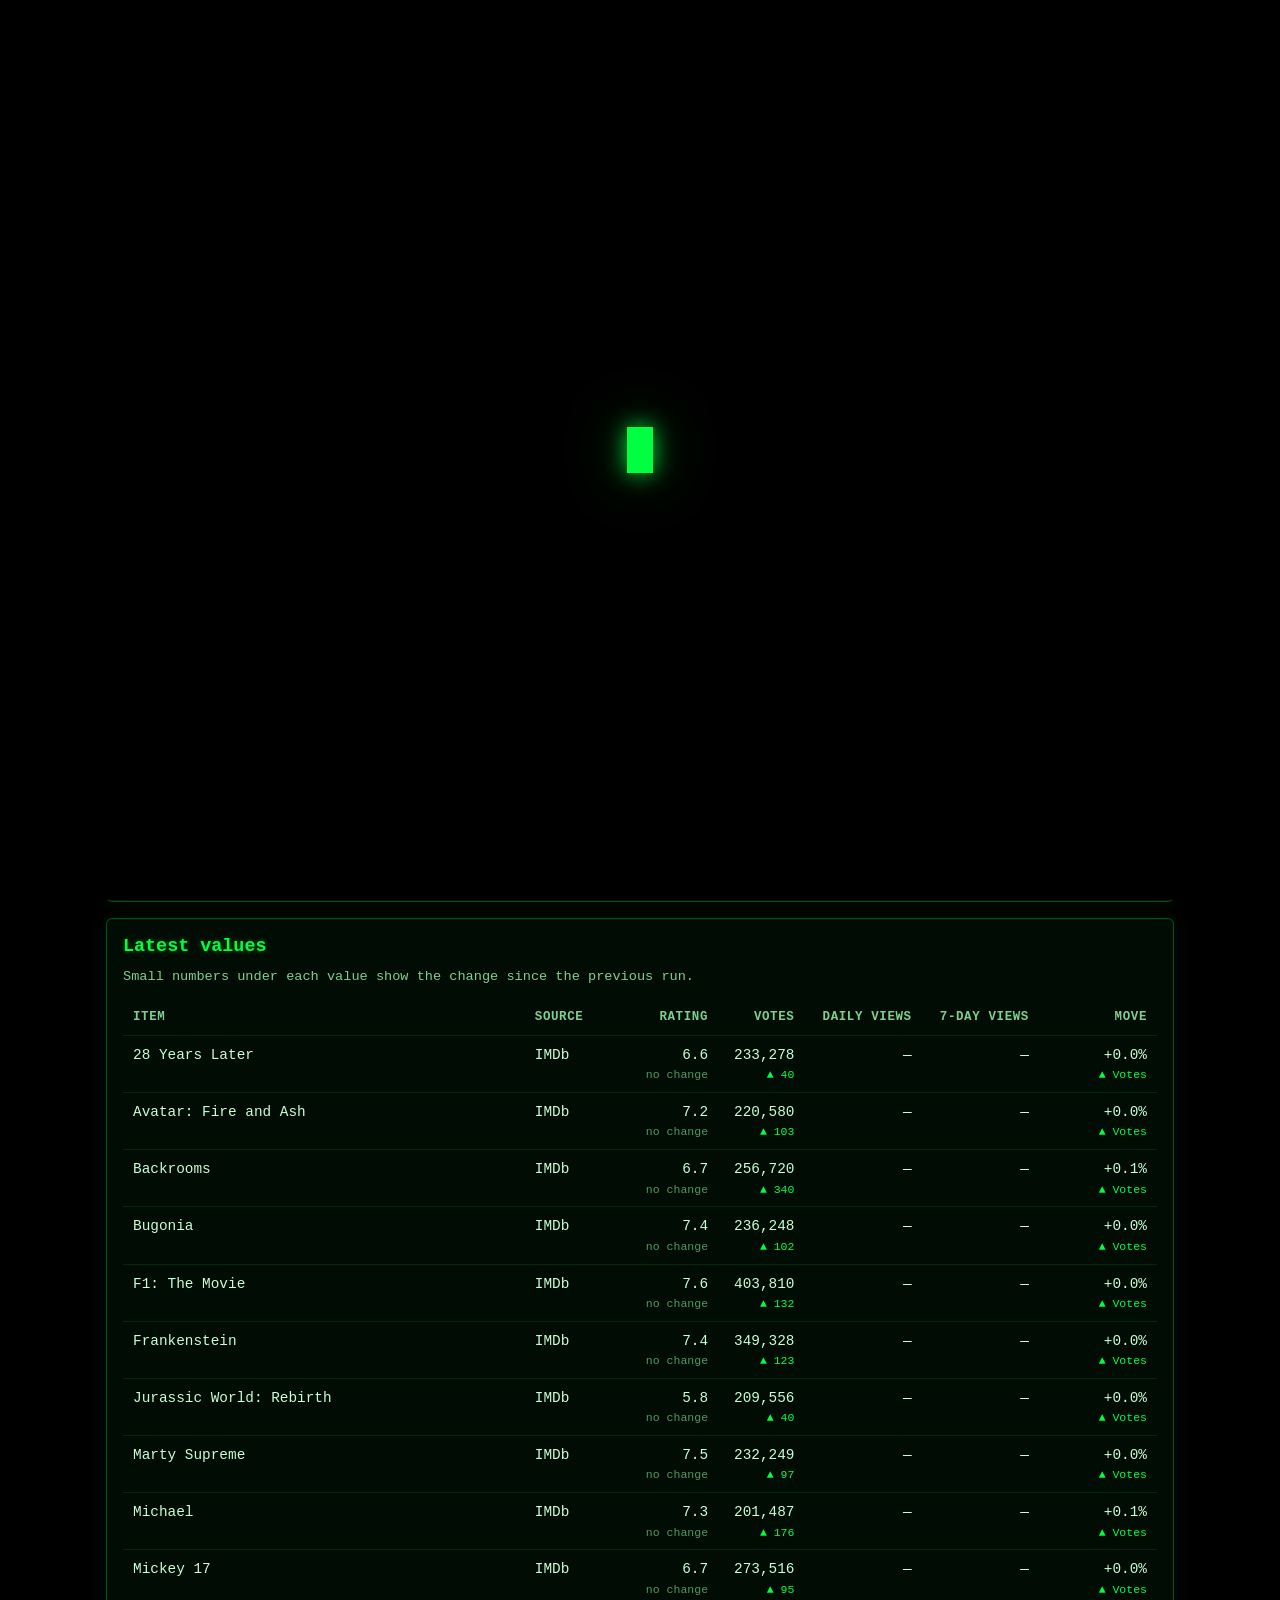
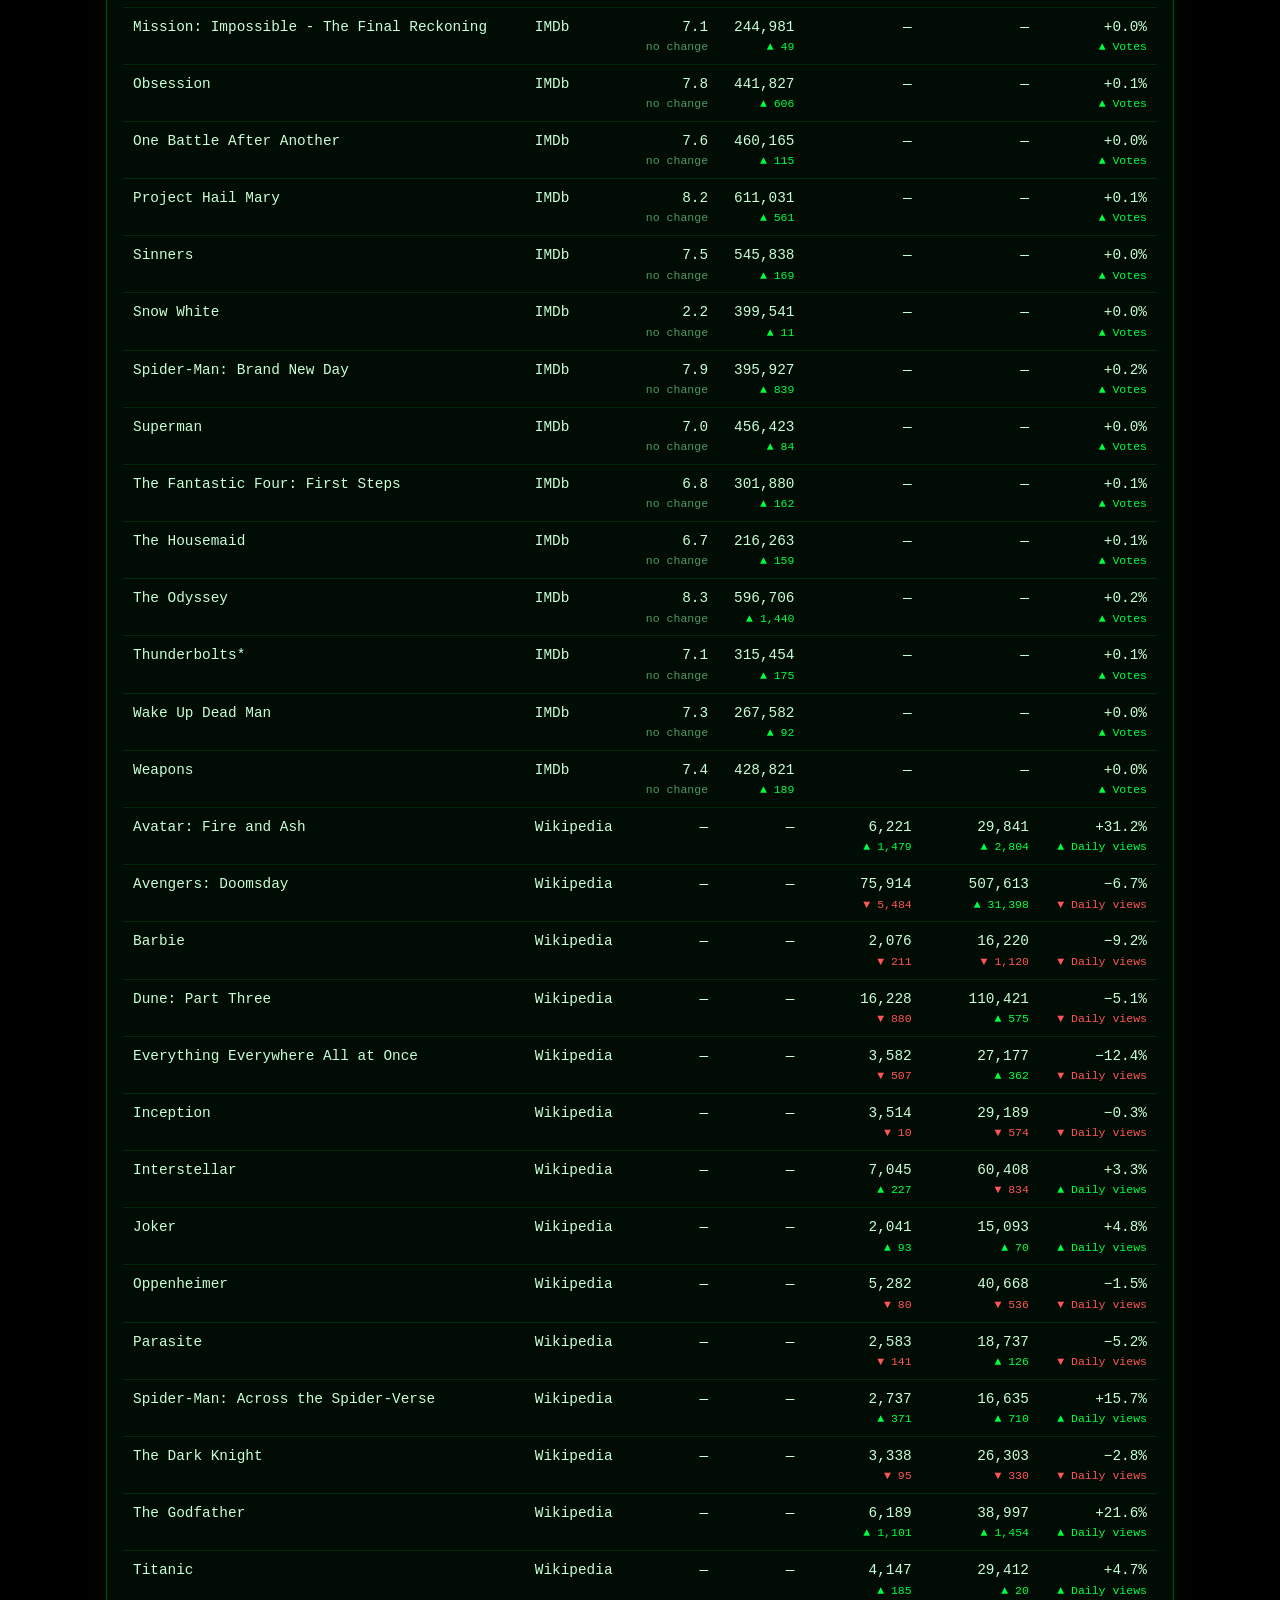
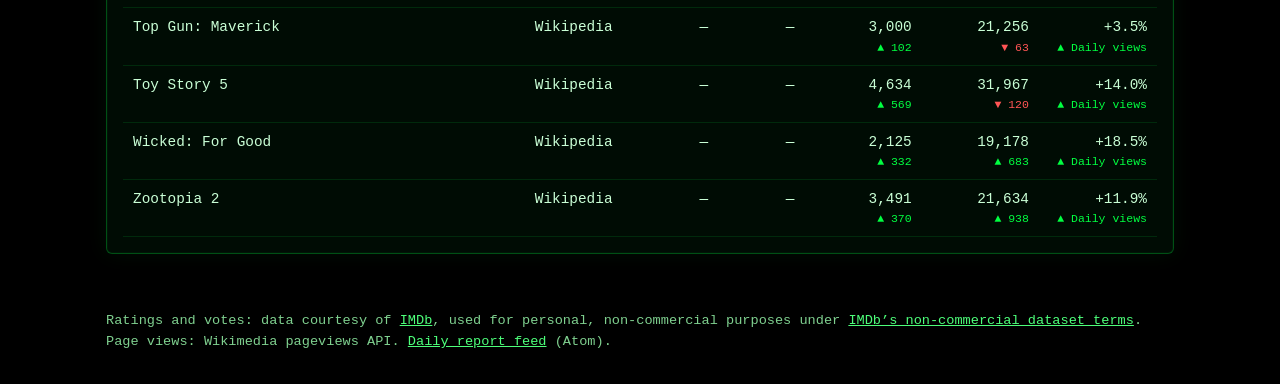
<file: index.html>
<!doctype html>
<html lang="en">
<head>
  <meta charset="utf-8">
  <meta name="viewport" content="width=device-width, initial-scale=1">
  <title>Today · Movie Tracker</title>
  <meta name="description" content="Daily snapshot of trending movies and what moved since the previous run.">
  <meta name="theme-color" content="#000000">
  <link rel="manifest" href="manifest.webmanifest">
  <link rel="alternate" type="application/atom+xml" title="Movie Tracker daily report" href="feed.xml">
  <link rel="icon" href="static/icon-192.png">
  <link rel="apple-touch-icon" href="static/icon-192.png">
  <link rel="stylesheet" href="static/site.css">
</head>
<body>
  <div id="nav"></div>
  <main id="app" class="wrap">
    <noscript><p>This page needs JavaScript to load and calculate the data.</p></noscript>
    <p class="muted">Loading the construct…</p>
  </main>
  <script src="static/sound.js"></script>
  <script src="static/intro-envelope.js"></script>
  <script src="static/opening.js"></script>
  <script src="static/matrix.js"></script>
  <script src="static/decode.js"></script>
  <script src="static/ripple.js"></script>
  <script src="static/lib.js"></script>
  <script src="static/terminal.js"></script>
  <script src="static/charts.js"></script>
  <script src="static/today.js"></script>
</body>
</html>
</file>
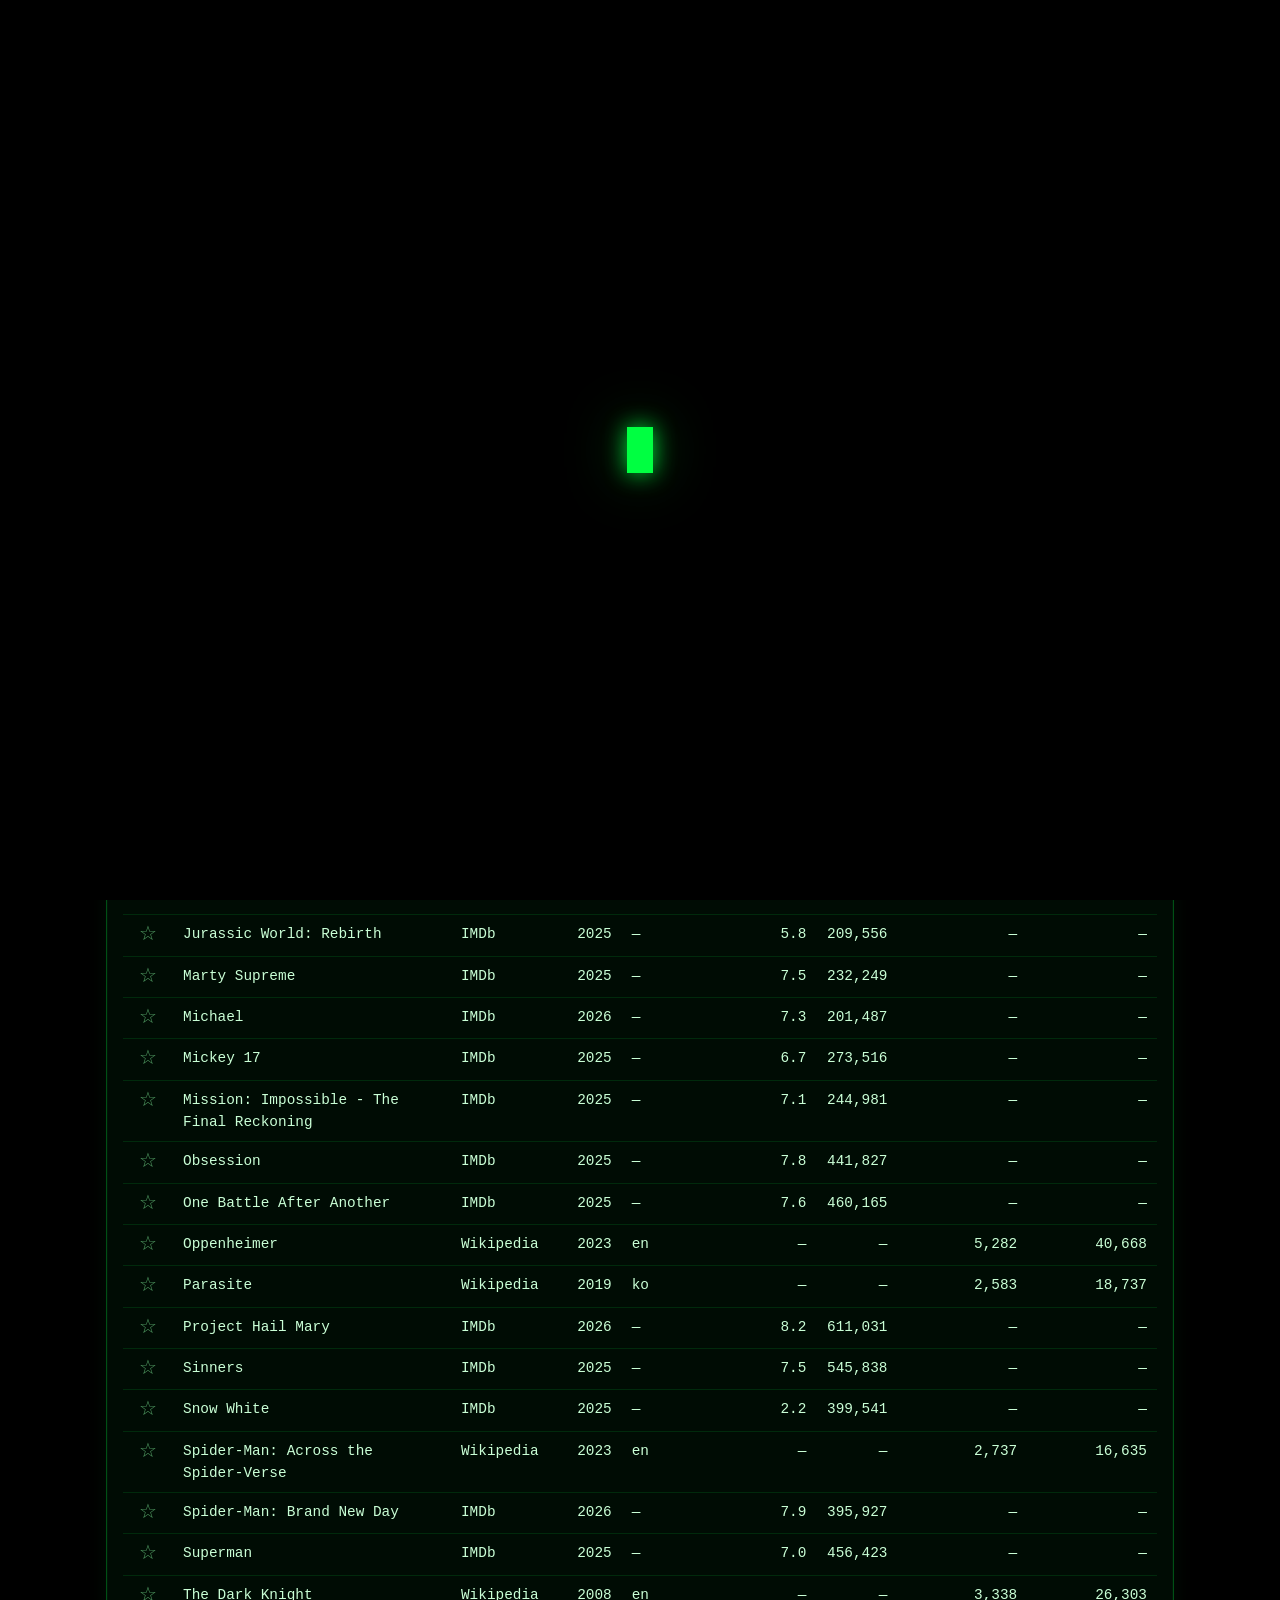
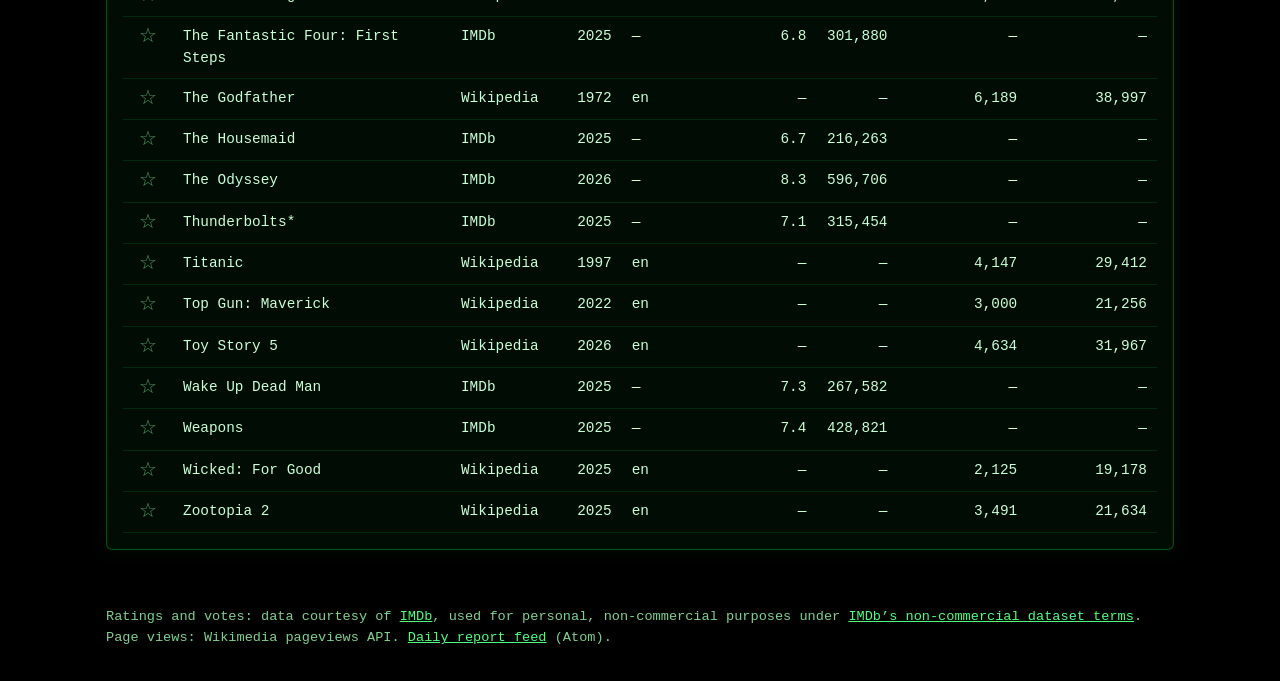
<file: browse.html>
<!doctype html>
<html lang="en">
<head>
  <meta charset="utf-8">
  <meta name="viewport" content="width=device-width, initial-scale=1">
  <title>Browse · Movie Tracker</title>
  <meta name="description" content="Search, filter, sort and star the latest values of every tracked movie.">
  <meta name="theme-color" content="#000000">
  <link rel="manifest" href="manifest.webmanifest">
  <link rel="alternate" type="application/atom+xml" title="Movie Tracker daily report" href="feed.xml">
  <link rel="icon" href="static/icon-192.png">
  <link rel="apple-touch-icon" href="static/icon-192.png">
  <link rel="stylesheet" href="static/site.css">
</head>
<body>
  <div id="nav"></div>
  <main id="app" class="wrap">
    <noscript><p>This page needs JavaScript to load and calculate the data.</p></noscript>
    <p class="muted">Loading the construct…</p>
  </main>
  <script src="static/sound.js"></script>
  <script src="static/intro-envelope.js"></script>
  <script src="static/opening.js"></script>
  <script src="static/matrix.js"></script>
  <script src="static/decode.js"></script>
  <script src="static/ripple.js"></script>
  <script src="static/lib.js"></script>
  <script src="static/terminal.js"></script>
  <script src="static/browse.js"></script>
</body>
</html>
</file>
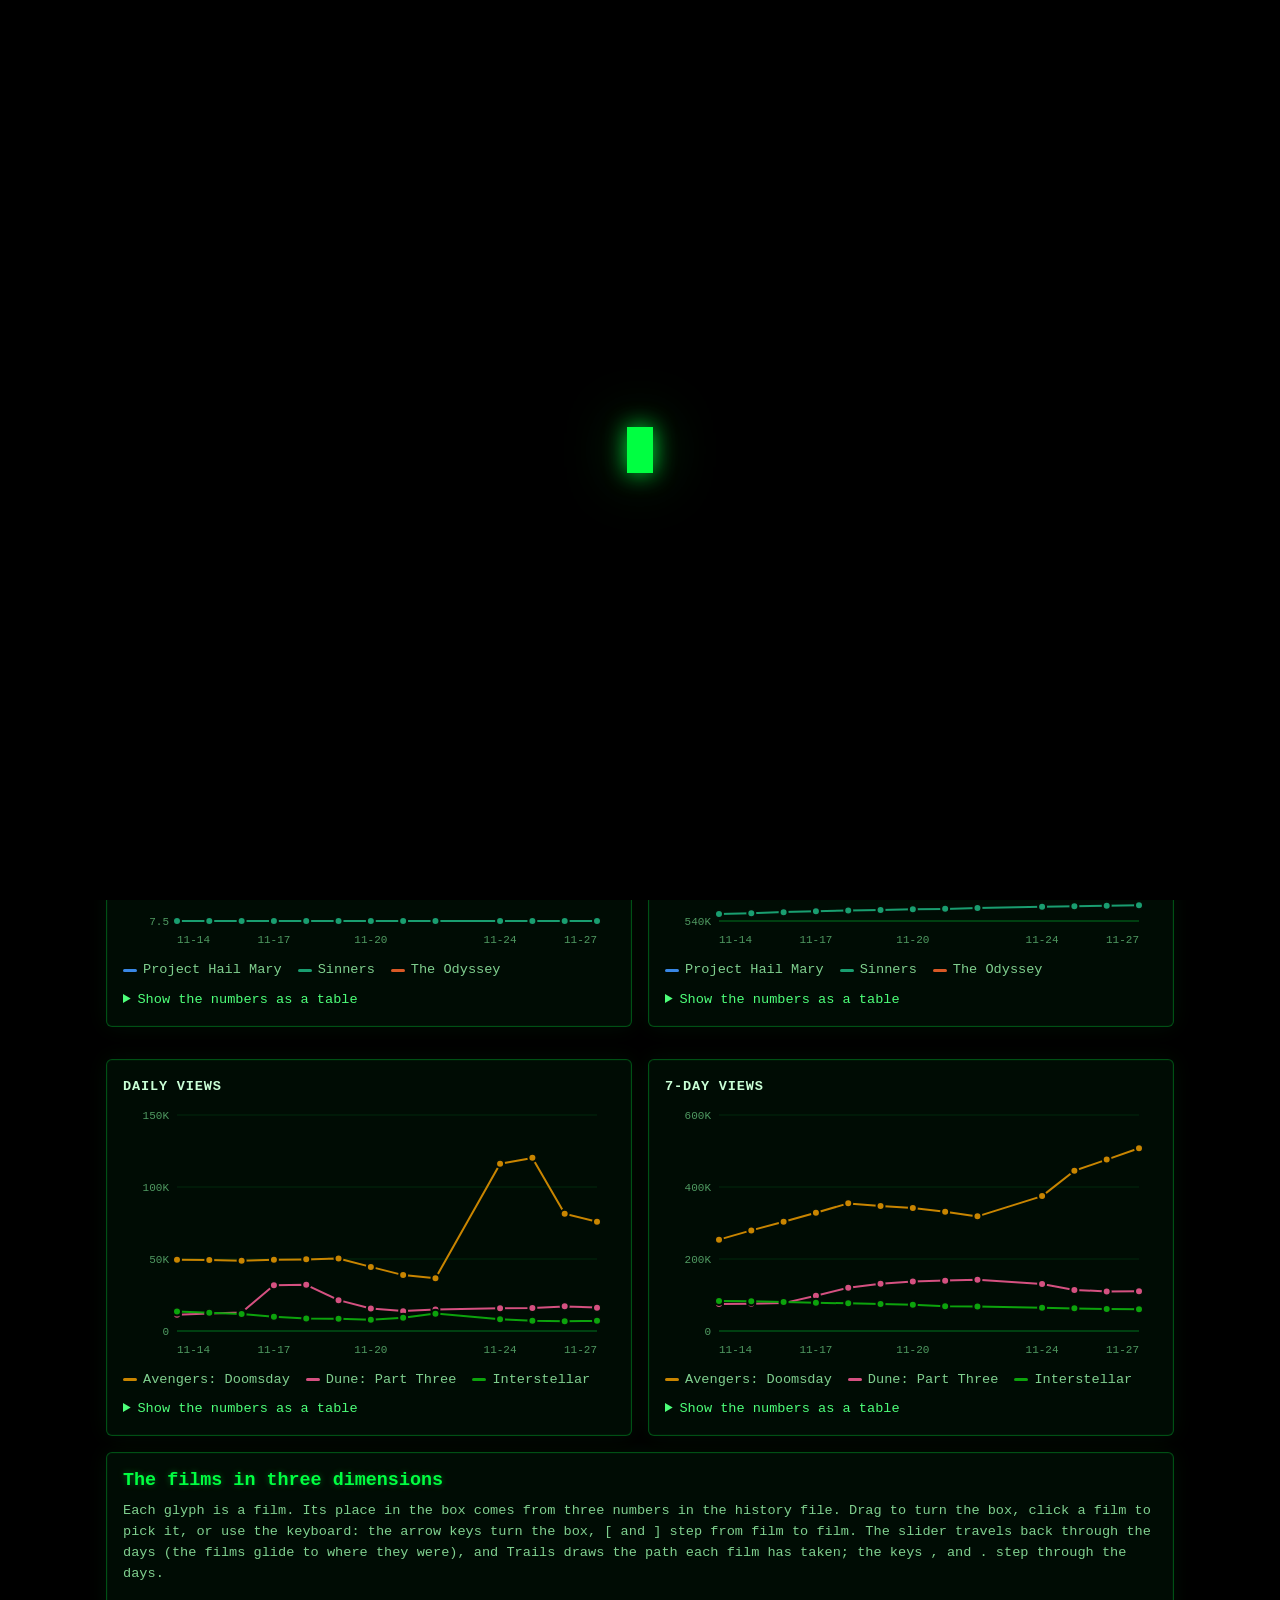
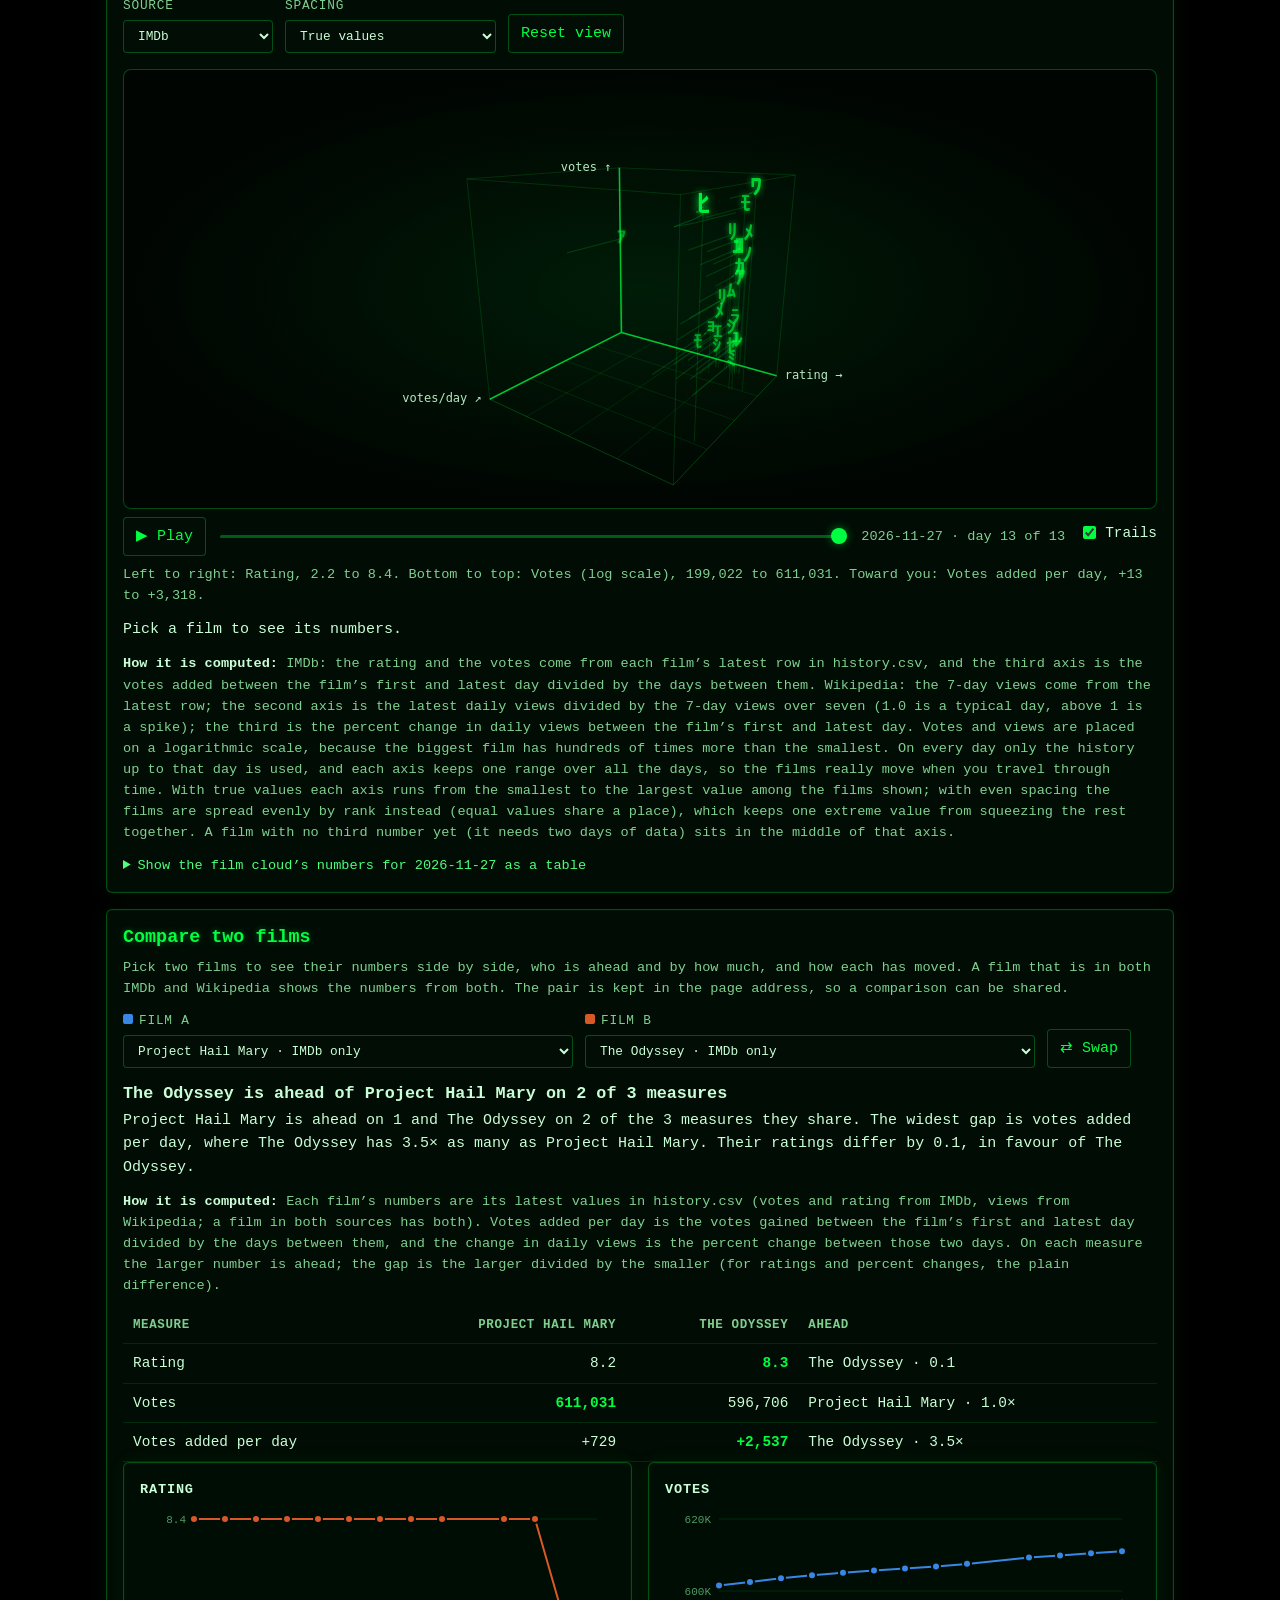
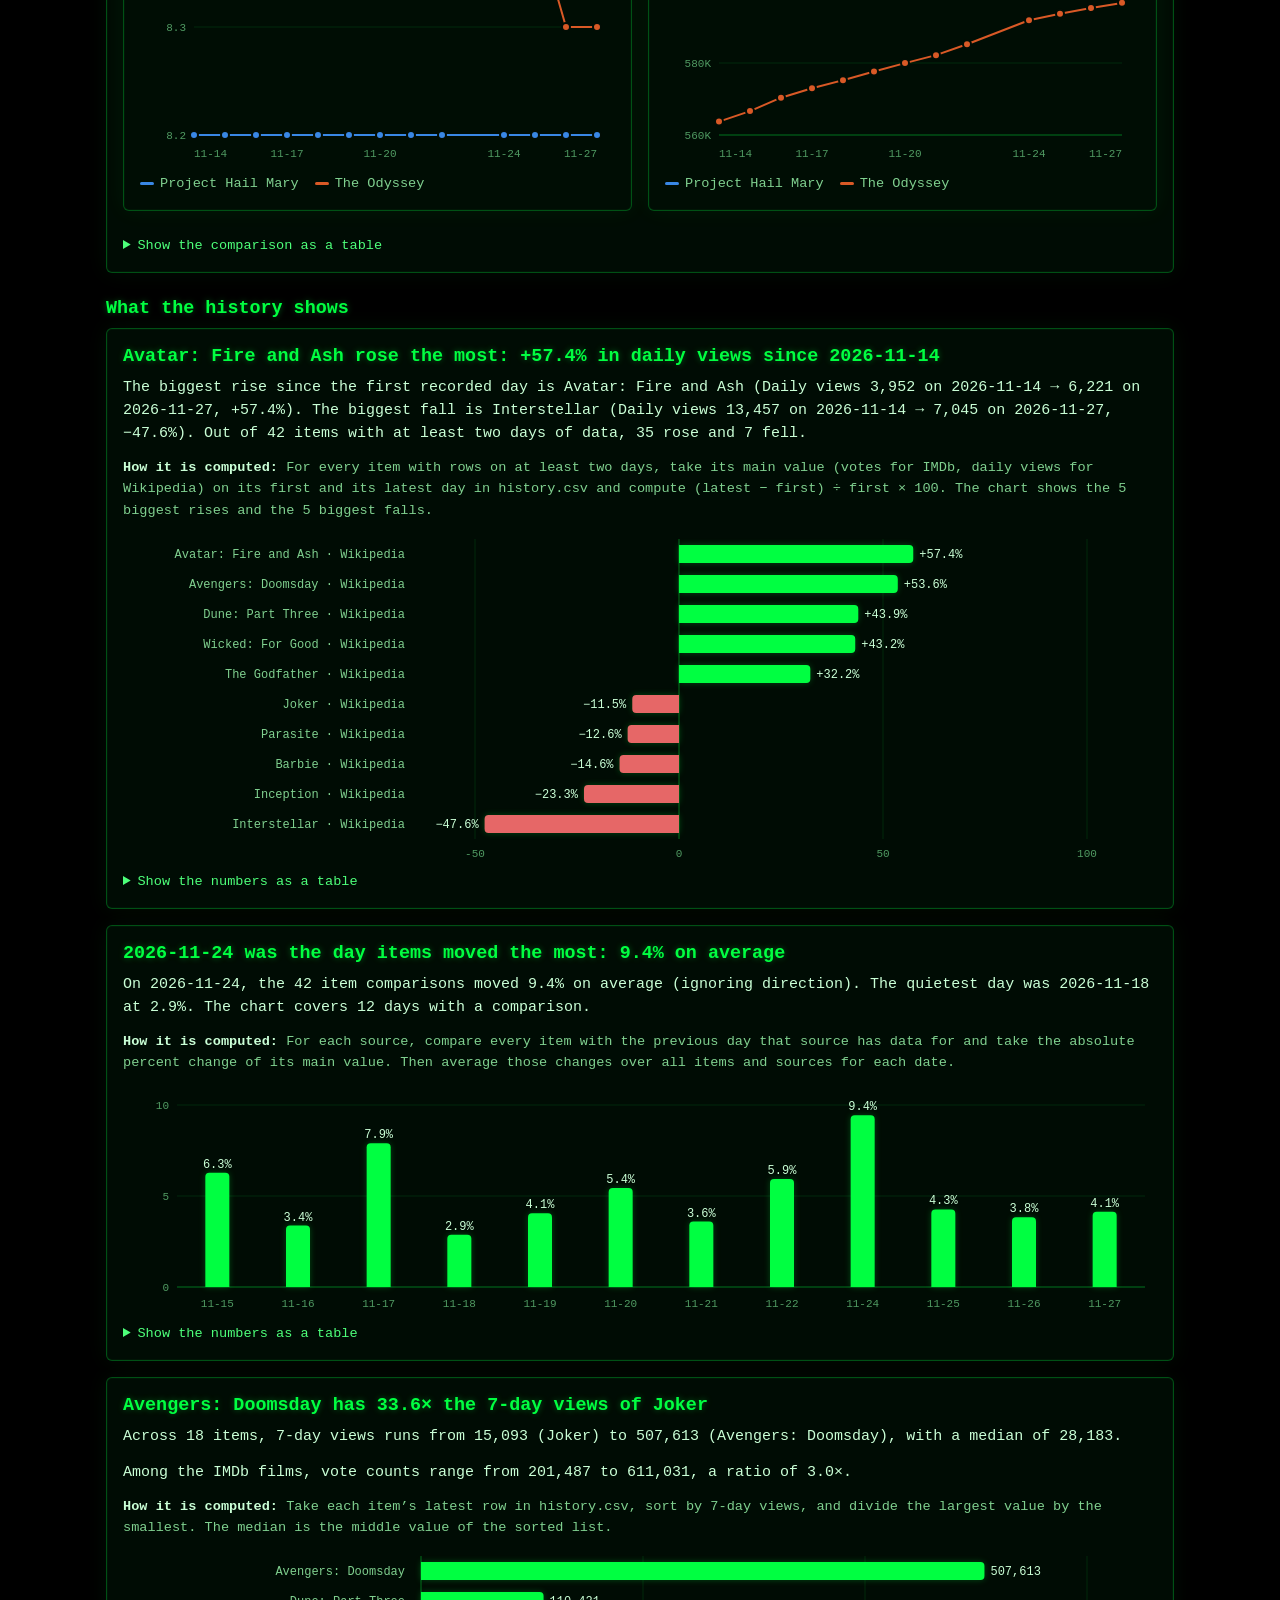
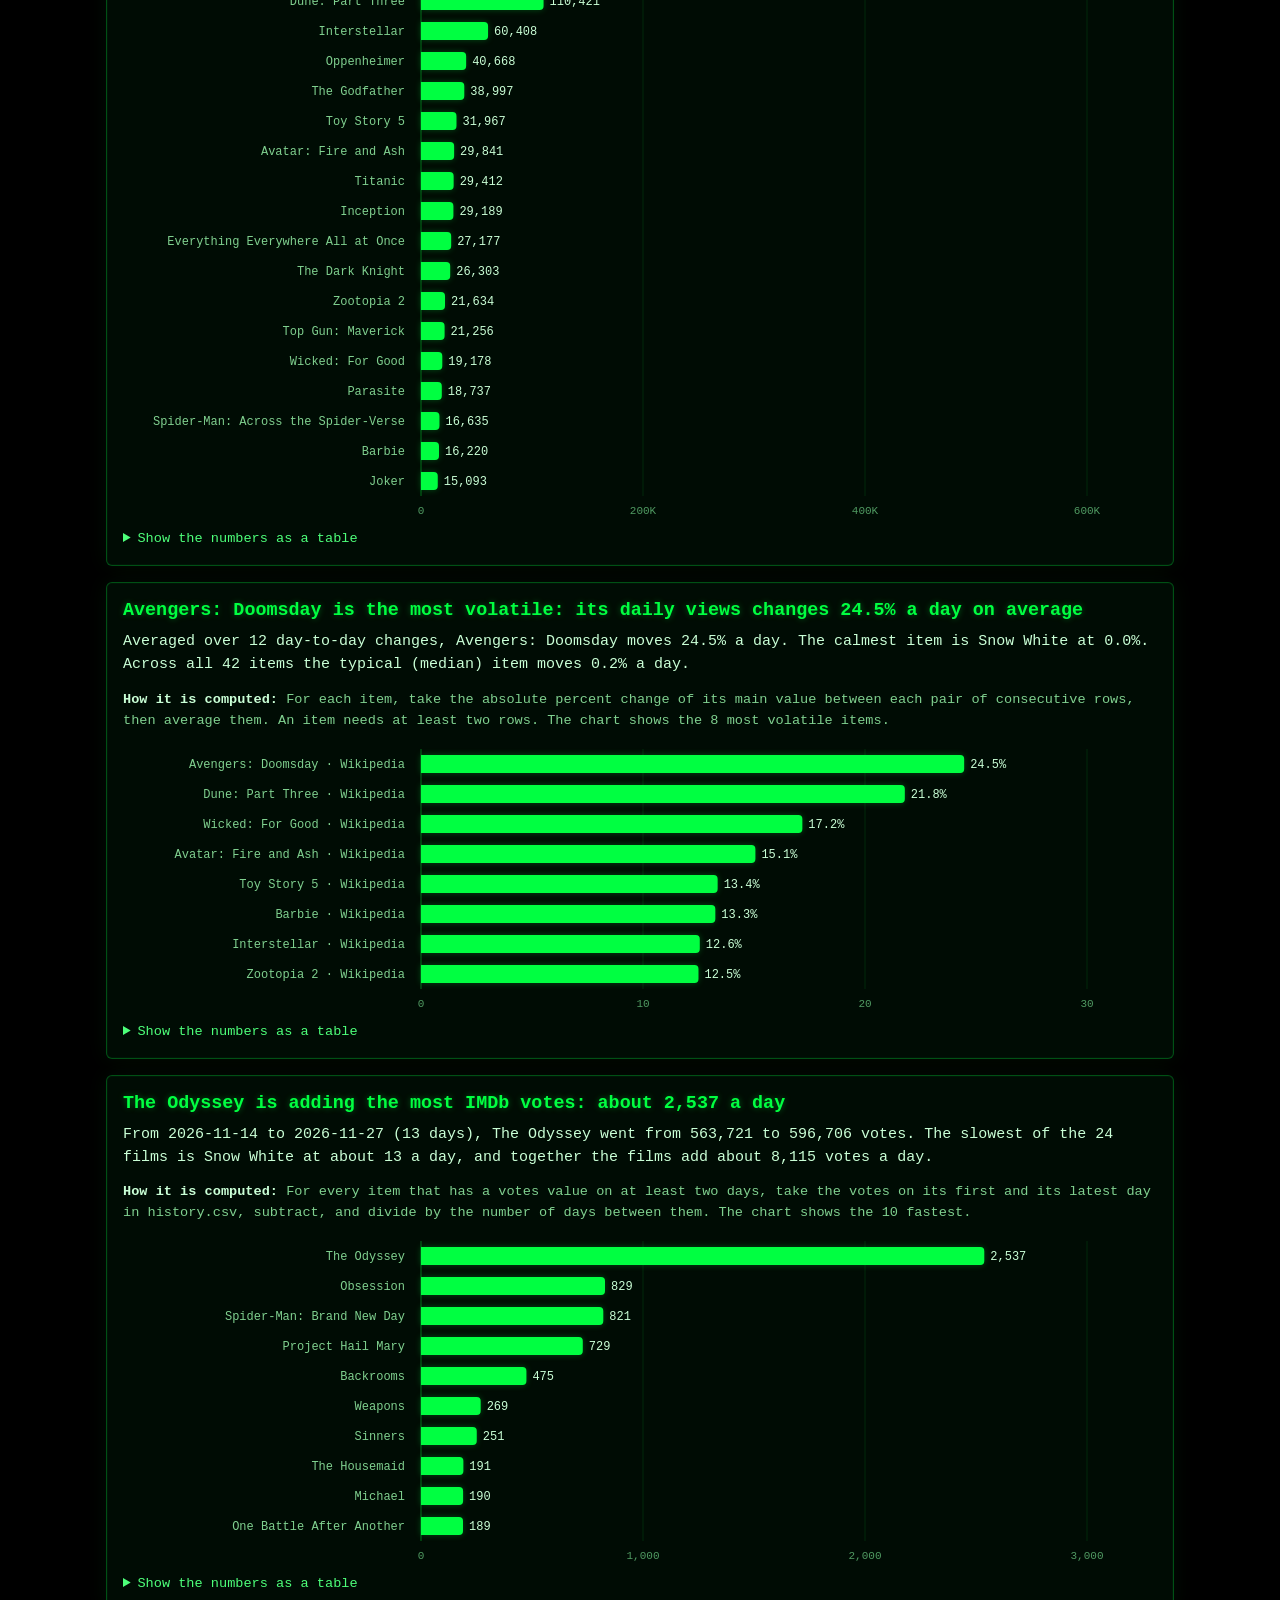
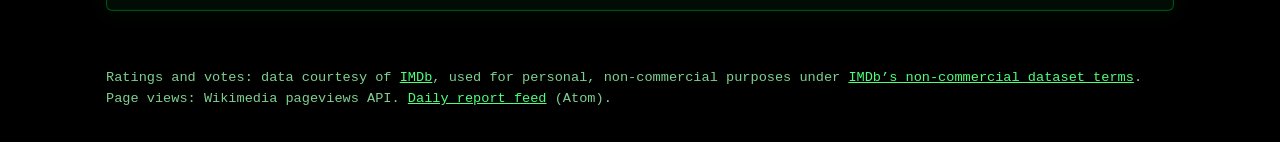
<file: trends.html>
<!doctype html>
<html lang="en">
<head>
  <meta charset="utf-8">
  <meta name="viewport" content="width=device-width, initial-scale=1">
  <title>Trends · Movie Tracker</title>
  <meta name="description" content="Findings computed in your browser from the movie history file.">
  <meta name="theme-color" content="#000000">
  <link rel="manifest" href="manifest.webmanifest">
  <link rel="alternate" type="application/atom+xml" title="Movie Tracker daily report" href="feed.xml">
  <link rel="icon" href="static/icon-192.png">
  <link rel="apple-touch-icon" href="static/icon-192.png">
  <link rel="stylesheet" href="static/site.css">
</head>
<body>
  <div id="nav"></div>
  <main id="app" class="wrap">
    <noscript><p>This page needs JavaScript to load and calculate the data.</p></noscript>
    <p class="muted">Loading the construct…</p>
  </main>
  <script src="static/sound.js"></script>
  <script src="static/intro-envelope.js"></script>
  <script src="static/opening.js"></script>
  <script src="static/matrix.js"></script>
  <script src="static/decode.js"></script>
  <script src="static/ripple.js"></script>
  <script src="static/lib.js"></script>
  <script src="static/terminal.js"></script>
  <script src="static/charts.js"></script>
  <script src="static/cloud.js"></script>
  <script src="static/compare.js"></script>
  <script src="static/trends.js"></script>
</body>
</html>
</file>
<file: static/site.css>
/* One look for all three pages: green code on black, like the Matrix. */

:root {
  color-scheme: dark;
  --page: #000000;
  --surface: rgba(0, 14, 5, 0.88);
  --surface-solid: #020d05;
  --ink: #c9ffd6;
  --ink-2: #7fd08f;
  --muted: #4f9a62;
  --grid: rgba(0, 255, 65, 0.12);
  --axis: rgba(0, 255, 65, 0.32);
  --border: rgba(0, 255, 65, 0.28);
  --accent: #00ff41;
  --accent-ink: #001a07;
  --link: #4dff7a;
  --good: #00ff41;
  --bad: #ff5555;
  --wash: rgba(0, 255, 65, 0.08);
  --glow: 0 0 10px rgba(0, 255, 65, 0.45);
  --mono: ui-monospace, "SF Mono", SFMono-Regular, Menlo, Consolas, "Liberation Mono", "Courier New", monospace;
  /* Chart colors for more than one line: the validated dark categorical palette. */
  --series-1: #3987e5;
  --series-2: #d95926;
  --series-3: #199e70;
  --series-4: #c98500;
  --series-5: #d55181;
  --series-6: #0ca30c;
  --series-7: #9085e9;
  --series-8: #e66767;
}

* { box-sizing: border-box; }
[hidden] { display: none !important; }

html { -webkit-text-size-adjust: 100%; background: var(--page); }

body {
  margin: 0;
  background: var(--page);
  color: var(--ink);
  font: 15px/1.55 var(--mono);
}
body.intro-open { overflow: hidden; }

/* Faint scan lines and a dark vignette, like an old monitor. */
body::after {
  content: "";
  position: fixed; inset: 0; z-index: 50; pointer-events: none;
  background:
    repeating-linear-gradient(to bottom, rgba(0, 0, 0, 0) 0, rgba(0, 0, 0, 0) 2px, rgba(0, 0, 0, 0.16) 3px),
    radial-gradient(ellipse at center, rgba(0, 0, 0, 0) 55%, rgba(0, 0, 0, 0.55) 100%);
}

/* Falling code behind everything. */
#matrix-bg { position: fixed; inset: 0; width: 100%; height: 100%; z-index: 0; pointer-events: none; }
#nav, #app, .foot { position: relative; z-index: 1; }

a { color: var(--link); }
a:hover { text-shadow: var(--glow); }
h1, h2, h3 { line-height: 1.25; margin: 0 0 .5rem; font-weight: 600; }
h1 { font-size: 1.7rem; color: var(--accent); text-shadow: var(--glow); letter-spacing: .04em; text-transform: uppercase; }
h1::before { content: "> "; color: var(--muted); }
h2 { font-size: 1.15rem; color: var(--accent); text-shadow: 0 0 6px rgba(0, 255, 65, 0.35); }
h3 { font-size: 1rem; color: var(--ink); }
p { margin: 0 0 .75rem; }
strong { color: var(--ink); }
.muted { color: var(--ink-2); }
.small { font-size: .85rem; }

/* ---- shared navigation bar ---- */
.nav {
  position: sticky; top: 0; z-index: 10;
  background: rgba(0, 8, 3, 0.94);
  border-bottom: 1px solid var(--border);
  box-shadow: 0 0 18px rgba(0, 255, 65, 0.12);
}
.nav-inner {
  max-width: 1100px; margin: 0 auto; padding: 0 16px;
  display: flex; align-items: center; gap: 4px; flex-wrap: wrap; min-height: 52px;
}
.brand {
  font-weight: 700; color: var(--accent); text-decoration: none; margin-right: 16px;
  letter-spacing: .08em; text-transform: uppercase; text-shadow: var(--glow);
}
.brand::after { content: "_"; animation: blink 1.1s steps(1) infinite; }
.nav a.link {
  color: var(--ink-2); text-decoration: none; padding: 8px 12px; border-radius: 4px; font-weight: 500;
  text-transform: uppercase; letter-spacing: .06em; font-size: .85rem;
}
.nav a.link:hover { background: var(--wash); color: var(--ink); }
.nav a.link[aria-current="page"] { color: var(--accent-ink); background: var(--accent); text-shadow: none; }
.nav-tools { margin-left: auto; display: flex; align-items: center; }
/* The tray slides out to the left of the toggle button; closed, it takes no room and cannot be tabbed to. */
.tool-tray {
  display: flex; gap: 8px; overflow: hidden; max-width: 0; margin-right: 0; padding: 4px 2px; margin-top: -4px; margin-bottom: -4px;
  visibility: hidden;
  transition: max-width .32s cubic-bezier(.2, .8, .2, 1), margin-right .32s ease, visibility 0s linear .32s;
}
.nav-tools.open .tool-tray {
  max-width: 340px; margin-right: 8px; visibility: visible;
  transition: max-width .32s cubic-bezier(.2, .8, .2, 1), margin-right .32s ease, visibility 0s;
}
.tool-tray .navbtn {
  white-space: nowrap; opacity: 0; transform: translateX(30px) scale(.85);
  transition: opacity .18s ease, transform .35s cubic-bezier(.3, 1.5, .5, 1);
}
.nav-tools.open .tool-tray .navbtn { opacity: 1; transform: none; }
.nav-tools.open .tool-tray .navbtn:last-child { transition-delay: .02s; }
.nav-tools.open .tool-tray .navbtn:first-child { transition-delay: .08s; }
button.tools-toggle { width: 36px; padding: 6px 0; text-align: center; }
button.icon-btn { width: 36px; padding: 4px 0; display: inline-flex; align-items: center; justify-content: center; }
button.icon-btn svg { display: block; }
.tools-toggle .chev { display: inline-block; font-size: 1.15rem; line-height: 1; transition: transform .3s ease; }
.nav-tools.open .tools-toggle .chev { transform: rotate(180deg); }
button.navbtn {
  font-size: .75rem; padding: 6px 10px; text-transform: uppercase; letter-spacing: .06em;
}
button.navbtn[aria-pressed="false"] { color: var(--muted); }
.banner {
  background: var(--wash); color: var(--ink-2); text-align: center; font-size: .85rem; padding: 6px 16px;
  border-bottom: 1px solid var(--border);
}

.wrap { max-width: 1100px; margin: 0 auto; padding: 24px 16px 40px; }
.foot { max-width: 1100px; margin: 0 auto; padding: 0 16px 32px; }

/* ---- cards, tiles ---- */
.card {
  background: var(--surface); border: 1px solid var(--border); border-radius: 6px;
  padding: 16px; margin: 0 0 16px;
  box-shadow: 0 0 22px rgba(0, 255, 65, 0.06), inset 0 0 0 1px rgba(0, 255, 65, 0.04);
}
.tiles { display: grid; grid-template-columns: repeat(auto-fit, minmax(150px, 1fr)); gap: 12px; margin: 0 0 16px; }
.tile { background: var(--surface); border: 1px solid var(--border); border-radius: 6px; padding: 12px 16px; }
.tile .label { color: var(--ink-2); font-size: .8rem; text-transform: uppercase; letter-spacing: .08em; }
.tile .value { font-size: 1.6rem; font-weight: 600; line-height: 1.3; color: var(--accent); text-shadow: var(--glow); }

/* ---- tables ---- */
.table-wrap { overflow-x: auto; }
table { border-collapse: collapse; width: 100%; font-size: .9rem; }
th, td { padding: 8px 10px; text-align: left; border-bottom: 1px solid var(--grid); vertical-align: top; }
th { font-weight: 600; color: var(--ink-2); white-space: nowrap; text-transform: uppercase; letter-spacing: .05em; font-size: .78rem; }
td.num, th.num { text-align: right; font-variant-numeric: tabular-nums; }
tbody tr:hover { background: var(--wash); }
.delta { display: block; font-size: .72rem; color: var(--muted); white-space: nowrap; }
.delta.up { color: var(--good); }
.delta.down { color: var(--bad); }
.status-ok { color: var(--good); font-weight: 600; text-shadow: var(--glow); }
.status-fail { color: var(--bad); font-weight: 600; }

/* ---- form controls ---- */
.controls { display: flex; flex-wrap: wrap; gap: 12px; align-items: end; margin: 0 0 16px; }
.field { min-width: 0; max-width: 100%; display: flex; flex-direction: column; gap: 4px; font-size: .8rem; color: var(--ink-2); text-transform: uppercase; letter-spacing: .06em; }
input[type="search"], select {
  font: inherit; color: var(--ink); background: var(--surface-solid);
  border: 1px solid var(--border); border-radius: 4px; padding: 7px 10px; min-width: 150px;
  text-transform: none; letter-spacing: normal;
}
input[type="checkbox"] { accent-color: var(--accent); }
button {
  font: inherit; color: var(--accent); background: var(--surface-solid);
  border: 1px solid var(--border); border-radius: 4px; padding: 7px 12px; cursor: pointer;
}
button:hover { background: var(--wash); box-shadow: var(--glow); }
:focus-visible { outline: 2px solid var(--accent); outline-offset: 2px; }
.check { display: flex; align-items: center; gap: 6px; font-size: .9rem; color: var(--ink); padding-bottom: 7px; }

th button.sort {
  border: 0; background: none; padding: 0; font: inherit; font-weight: 600; color: inherit; cursor: pointer; white-space: nowrap;
  text-transform: inherit; letter-spacing: inherit;
}
th button.sort:hover { color: var(--accent); background: none; box-shadow: none; }
th button.sort .arrow { display: inline-block; width: 1em; color: var(--accent); }

button.star {
  border: 0; background: none; font-size: 1.25rem; line-height: 1; padding: 2px 6px; color: var(--muted);
}
button.star:hover { box-shadow: none; color: var(--accent); }
button.star[aria-pressed="true"] { color: var(--accent); text-shadow: var(--glow); }

/* ---- charts ---- */
.chart { position: relative; width: 100%; }
.chart svg { display: block; width: 100%; height: auto; overflow: visible; }
.chart .grid { stroke: var(--grid); stroke-width: 1; }
.chart .axis { stroke: var(--axis); stroke-width: 1; }
.chart .t-axis { fill: var(--muted); font-size: 11px; font-family: var(--mono); }
.chart .t-label { fill: var(--ink-2); font-size: 12px; font-family: var(--mono); }
.chart .t-value { fill: var(--ink); font-size: 12px; font-family: var(--mono); font-variant-numeric: tabular-nums; }
.chart .crosshair { stroke: var(--axis); stroke-width: 1; }
.chart .hit { fill: transparent; }
.chart .mark { transition: opacity .1s; filter: drop-shadow(0 0 3px rgba(0, 255, 65, 0.25)); }
.chart .mark.lift { opacity: .78; }
.chart-title { font-weight: 600; margin: 0 0 4px; color: var(--ink); text-transform: uppercase; letter-spacing: .06em; font-size: .85rem; }
.legend { display: flex; flex-wrap: wrap; gap: 4px 16px; margin-top: 8px; font-size: .85rem; color: var(--ink-2); }
.legend span.item { display: inline-flex; align-items: center; gap: 6px; }
.key { display: inline-block; width: 14px; height: 3px; border-radius: 2px; }
.tooltip {
  position: absolute; z-index: 5; pointer-events: none; min-width: 120px; max-width: 280px;
  background: var(--surface-solid); color: var(--ink); border: 1px solid var(--accent); border-radius: 4px;
  padding: 8px 10px; font-size: .8rem; box-shadow: 0 0 16px rgba(0, 255, 65, 0.25);
}
.tooltip .head { color: var(--ink-2); margin-bottom: 4px; }
.tooltip .row { display: flex; align-items: center; gap: 6px; }
.tooltip .row strong { font-variant-numeric: tabular-nums; }
.tooltip .row .name { color: var(--ink-2); }
details.data-table { margin-top: 8px; font-size: .85rem; }
details.data-table summary { cursor: pointer; color: var(--link); }
details.data-table table { font-size: .8rem; margin-top: 6px; }

.picker { display: flex; flex-wrap: wrap; gap: 4px 16px; margin: 8px 0; }
.picker label { display: inline-flex; align-items: center; gap: 6px; font-size: .85rem; }
.picker .swatch { width: 10px; height: 10px; border-radius: 2px; background: transparent; border: 1px solid var(--axis); }
.picker-group { margin: 0 0 8px; }
.picker-group h3 { font-size: .8rem; color: var(--ink-2); margin: 8px 0 2px; text-transform: uppercase; letter-spacing: .06em; }
.charts-grid { display: grid; grid-template-columns: repeat(auto-fit, minmax(min(100%, 460px), 1fr)); gap: 16px; }

.empty { text-align: center; color: var(--ink-2); padding: 32px 16px; }
td.empty { text-align: left; }       /* in a wide table, centred text would sit off-screen on a phone */

/* ---- decoding text: the real text stays, made see-through, and glyphs are painted over it ---- */
.decoding { position: relative; color: transparent !important; text-shadow: none !important; }
.decoding::after {
  content: attr(data-scramble); position: absolute; left: 0; right: 0; top: 0;
  color: var(--accent); text-shadow: var(--glow); font-weight: inherit; pointer-events: none;
}
h1.decoding::after { left: calc(2ch + 0.08em); }   /* leave room for the "> " in front of page titles */

/* ---- the command bar ---- */
body.cmd-open { overflow: hidden; }
#cmdbar { position: fixed; inset: 0; z-index: 900; }
#cmdbar .cmd-backdrop { position: absolute; inset: 0; background: rgba(0, 0, 0, 0.74); }
.cmd-panel {
  position: relative; width: min(92vw, 640px); margin: 13vh auto 0; padding: 12px 14px 10px;
  background: var(--surface-solid); border: 1px solid var(--accent); border-radius: 6px;
  box-shadow: 0 0 44px rgba(0, 255, 65, 0.25), inset 0 0 0 1px rgba(0, 255, 65, 0.08);
}
.cmd-row { display: flex; align-items: center; gap: 10px; }
.cmd-prompt { color: var(--accent); font-size: 1.3rem; text-shadow: var(--glow); }
.cmd-input {
  flex: 1; min-width: 0; padding: 8px 0; border: 0; border-radius: 0; background: transparent; outline: none;
  color: var(--accent); font: inherit; font-size: 1.15rem; caret-color: var(--accent); text-shadow: var(--glow);
}
.cmd-input::placeholder { color: var(--muted); text-shadow: none; }
.cmd-list { list-style: none; margin: 8px 0 0; padding: 6px 0 0; border-top: 1px solid var(--grid); max-height: 46vh; overflow-y: auto; }
.cmd-list.help { max-height: 70vh; }
.cmd-list.help .cmd-line { padding: 3px 10px; }
.view-actions { display: flex; gap: 8px; align-items: end; }
.cmd-item, .cmd-line { display: flex; justify-content: space-between; align-items: baseline; gap: 14px; padding: 7px 10px; border-radius: 4px; }
.cmd-item { cursor: pointer; }
.cmd-item.active { background: var(--wash); box-shadow: inset 2px 0 0 var(--accent); }
.cmd-label { color: var(--ink); overflow-wrap: anywhere; }
.cmd-item.active .cmd-label, .cmd-line.shortcut .cmd-label { color: var(--accent); }
.cmd-hintline { color: var(--muted); font-size: .8rem; text-align: right; flex-shrink: 0; max-width: 45%; }
.cmd-empty { padding: 10px; color: var(--ink-2); font-size: .9rem; }
.cmd-hint { margin-top: 8px; font-size: .72rem; color: var(--muted); text-transform: uppercase; letter-spacing: .06em; }

/* ---- a short message at the bottom of the screen ---- */
.toast {
  position: fixed; left: 50%; bottom: 28px; z-index: 950; max-width: min(92vw, 560px); padding: 10px 16px; text-align: center;
  background: var(--surface-solid); border: 1px solid var(--accent); border-radius: 4px; color: var(--accent); box-shadow: var(--glow);
  opacity: 0; transform: translate(-50%, 20px); pointer-events: none; transition: opacity .25s ease, transform .25s ease;
}
.toast.show { opacity: 1; transform: translate(-50%, 0); }

/* ---- the film j and k have chosen ---- */
tr.current > td { background: var(--wash); }
tr.current > td:first-child { box-shadow: inset 3px 0 0 var(--accent); }

/* ---- the intro screen ---- */
#matrix-intro {
  position: fixed; inset: 0; z-index: 1000; cursor: pointer;
  display: flex; align-items: center; justify-content: center;
}
#matrix-intro.static { background: #000; }
#matrix-intro canvas { position: absolute; inset: 0; width: 100%; height: 100%; }
#matrix-intro canvas.opening { position: absolute; inset: 0; width: 100%; height: 100%; z-index: 2; display: block; }
#matrix-intro .cursor {
  position: relative; z-index: 1; display: block;
  width: 26px; height: 46px; padding: 0; border: 0; border-radius: 0; cursor: pointer;
  background: var(--accent); box-shadow: 0 0 22px rgba(0, 255, 65, 0.85), 0 0 60px rgba(0, 255, 65, 0.35);
  animation: blink 1.05s steps(1) infinite;
  transition: opacity .3s ease;
}
#matrix-intro .cursor:hover { background: var(--accent); box-shadow: 0 0 22px rgba(0, 255, 65, 0.85), 0 0 60px rgba(0, 255, 65, 0.35); }
#matrix-intro .cursor:focus-visible { outline: none; }
#matrix-intro.entering .cursor { opacity: 0; animation: none; }

@keyframes blink { 50% { opacity: 0; } }

@media (prefers-reduced-motion: reduce) {
  .toast { transition: none; }
  .tool-tray, .tool-tray .navbtn, .tools-toggle .chev { transition: none; }
  .brand::after, #matrix-intro .cursor { animation: none; }
  #matrix-intro .cursor { transition: none; }
}

/* The Browse and Today tables: on a phone every row becomes a card (the columns' names sit beside the values). */
.sort-field { display: none; }
@media (max-width: 640px) {
  .sort-field { display: flex; gap: 8px; align-items: end; }
  .sort-field .field { flex: 1 1 auto; }
  table.cards, table.cards tbody { display: block; }
  table.cards thead { display: none; }
  table.cards tr {
    display: grid; grid-template-columns: minmax(0, 1fr) minmax(0, 1fr); gap: 0 18px; position: relative; margin: 0 0 10px; padding: 10px 12px 8px;
    border: 1px solid var(--border); border-radius: 8px; background: rgba(0, 14, 5, 0.55);
  }
  table.cards td { display: flex; justify-content: space-between; align-items: baseline; gap: 8px; min-width: 0; padding: 3px 0; border: 0; text-align: left; }
  table.cards td::before { content: attr(data-label); color: var(--muted); font-size: .68rem; text-transform: uppercase; letter-spacing: .06em; text-align: left; }
  table.cards td.num, table.cards td .val { text-align: right; }
  table.cards td.c-item { grid-column: 1 / -1; display: block; padding: 0 44px 6px 0; font-size: 1rem; font-weight: 600; color: var(--ink); }
  table.cards td.c-item::before, table.cards td.empty::before, table.cards td.c-star::before { content: none; }
  table.cards td.c-star { position: absolute; top: 2px; right: 4px; padding: 0; }
  table.cards td.empty { grid-column: 1 / -1; display: block; }
  table.cards td.nil { display: none; }            /* a value this film does not have takes no room on a card */
  table.cmp-table td.cv, table.cmp-table td:last-child { grid-column: 1 / -1; }          /* a film's name can be long, so each value gets its own line */
  table.cards tr.current { box-shadow: 0 0 0 2px var(--accent) inset; }
  table.cards tr.current > td, table.cards tr.current > td:first-child { background: none; box-shadow: none; }
  table.cards tbody tr:hover { background: rgba(0, 255, 65, 0.06); }
}

@media (max-width: 600px) {
  h1 { font-size: 1.35rem; }
  .brand { width: 100%; margin: 8px 0 0; }
}

#ripples { position: fixed; inset: 0; width: 100%; height: 100%; z-index: 60; pointer-events: none; }

/* The film cloud on the Trends page */
.cloud-stage { position: relative; margin: 4px 0 8px; }
.cloud-canvas {
  display: block; width: 100%; height: 440px; border: 1px solid var(--border); border-radius: 8px;
  background: radial-gradient(ellipse at center, rgba(0, 255, 65, 0.07), rgba(0, 0, 0, 0.55) 70%);
  cursor: grab; touch-action: pan-y; user-select: none; -webkit-user-select: none;
}
.cloud-canvas.pointing { cursor: pointer; }
.cloud-canvas.grabbing { cursor: grabbing; }
.cloud-canvas:focus-visible { outline: 2px solid var(--accent); outline-offset: 2px; }
.cloud-tip {
  position: absolute; z-index: 2; width: max-content; max-width: 220px; pointer-events: none; white-space: pre;
  padding: 6px 10px; border: 1px solid var(--border); border-radius: 6px; background: var(--surface-solid); color: var(--ink);
  font-size: .8rem; box-shadow: var(--glow);
}
.cloud-scrub { display: flex; flex-wrap: wrap; align-items: center; gap: 8px 14px; margin: 4px 0 8px; }
.cloud-slider { flex: 1 1 180px; min-width: 140px; height: 28px; margin: 0; background: transparent; -webkit-appearance: none; appearance: none; cursor: pointer; }
.cloud-slider::-webkit-slider-runnable-track { height: 3px; border-radius: 2px; background: var(--axis); }
.cloud-slider::-webkit-slider-thumb { -webkit-appearance: none; width: 16px; height: 16px; margin-top: -6.5px; border: 0; border-radius: 50%; background: var(--accent); box-shadow: var(--glow); }
.cloud-slider::-moz-range-track { height: 3px; border-radius: 2px; background: var(--axis); }
.cloud-slider::-moz-range-thumb { width: 16px; height: 16px; border: 0; border-radius: 50%; background: var(--accent); box-shadow: var(--glow); }
.cloud-slider:focus-visible { outline: 2px solid var(--accent); outline-offset: 4px; }
.cloud-day { font-variant-numeric: tabular-nums; color: var(--ink-2); font-size: .85rem; min-width: 17ch; }
.cloud-play { min-width: 9ch; }
.cloud-picked { display: flex; flex-wrap: wrap; gap: 8px 16px; align-items: center; margin: 4px 0 12px; }
.cloud-detail { margin: 0; color: var(--ink); min-height: 1.5em; }
@media (max-width: 600px) { .cloud-canvas { height: 360px; } }
@media (prefers-reduced-motion: reduce) { .cloud-canvas { cursor: default; } }

/* Comparing two films on the Trends page */
.cmp-swatch { display: inline-block; width: 10px; height: 10px; margin-right: 6px; border-radius: 2px; }
.cmp-finding { margin: 12px 0 4px; font-size: 1.05rem; color: var(--ink); }
.cmp-table td.lead { color: var(--accent); font-weight: 600; }
.cmp-table th.num { max-width: 18ch; white-space: normal; }

select { max-width: 100%; overflow: hidden; text-overflow: ellipsis; }     /* a long option must be cut short with …, not spill out of the menu and widen the page */
</file>
